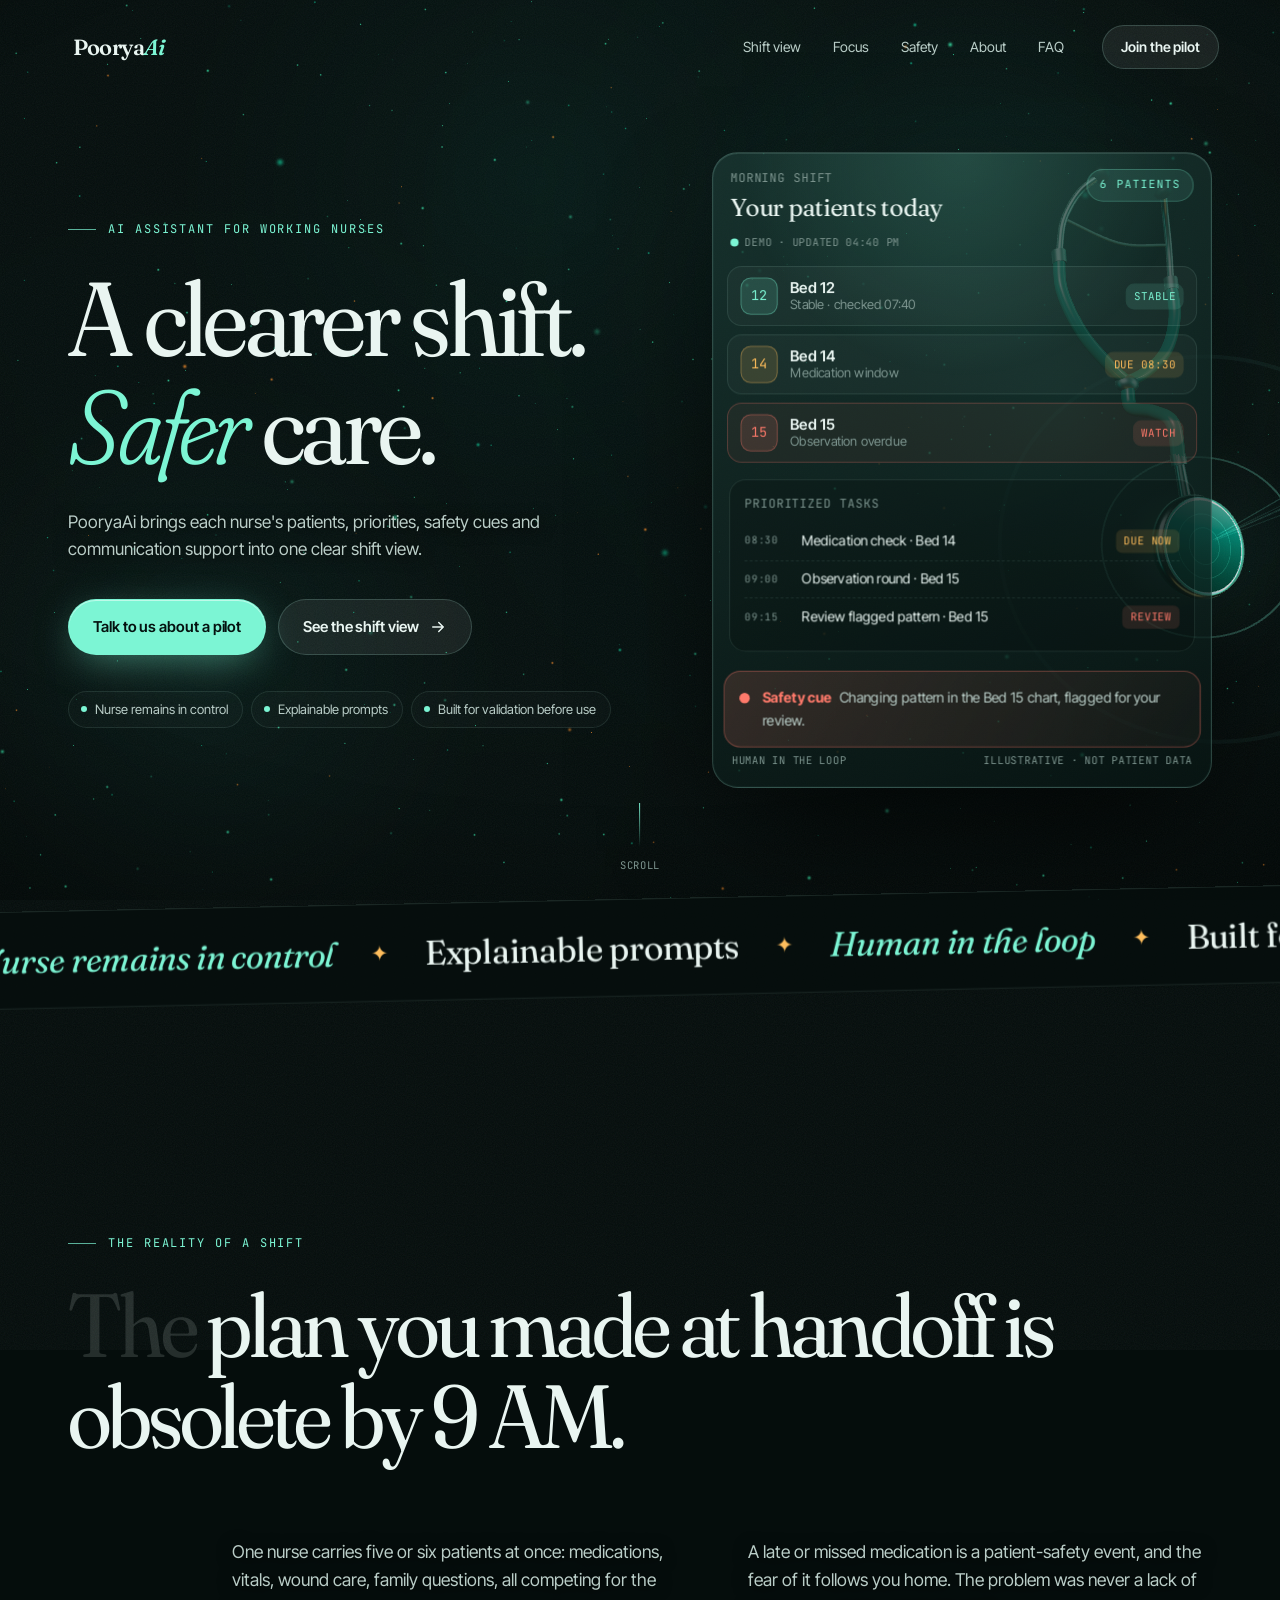
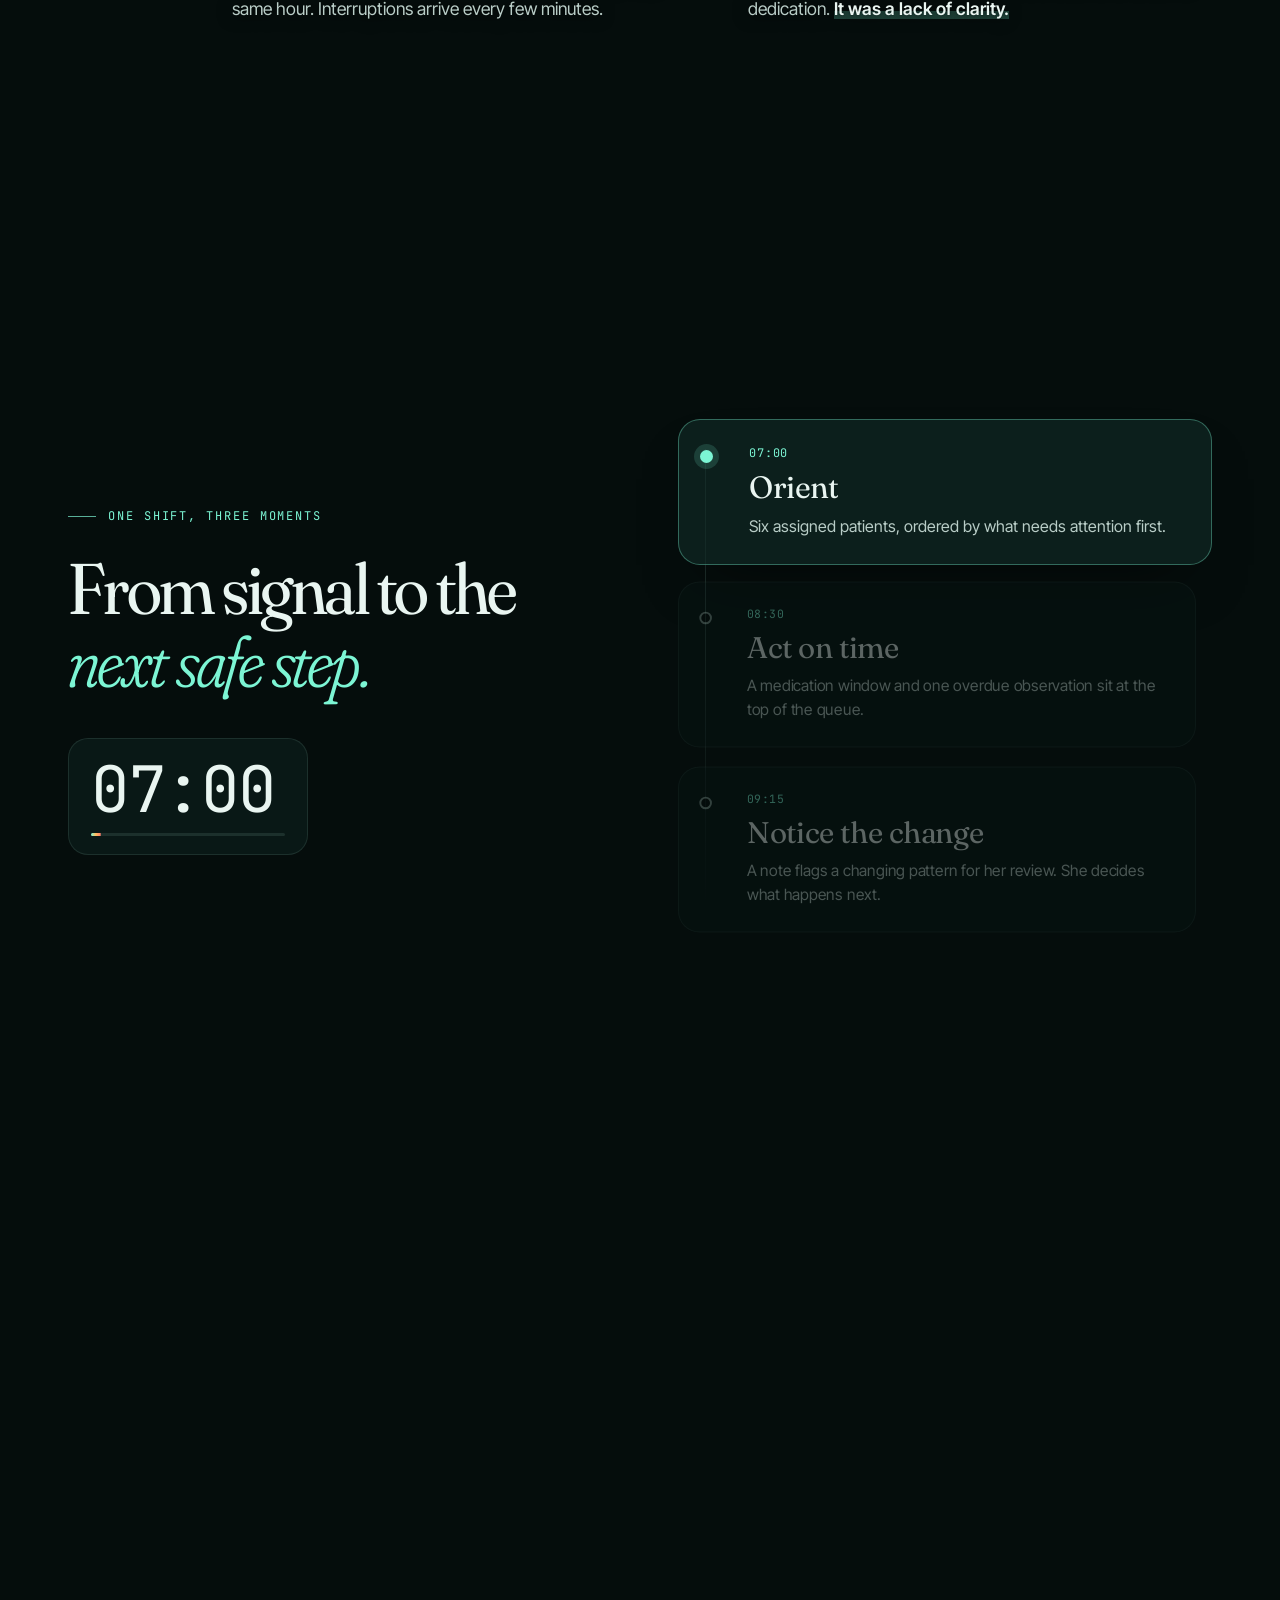
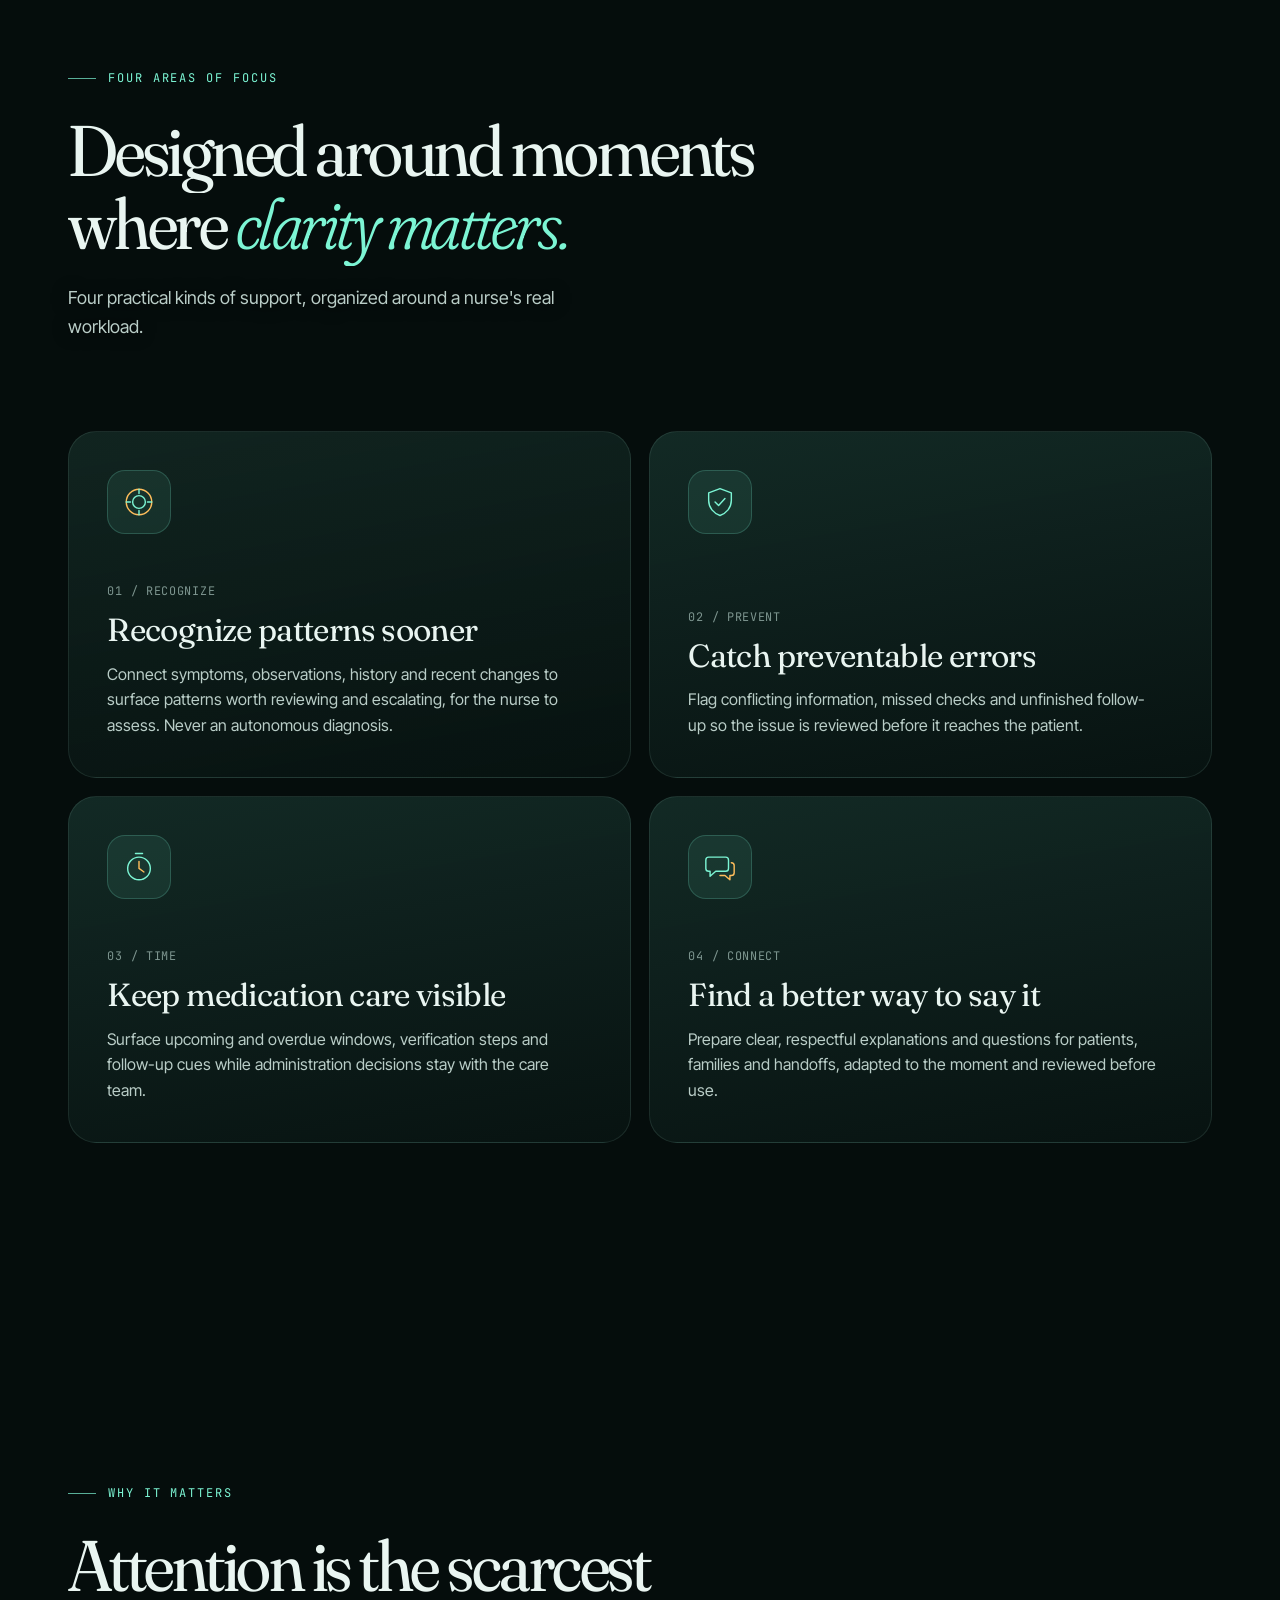
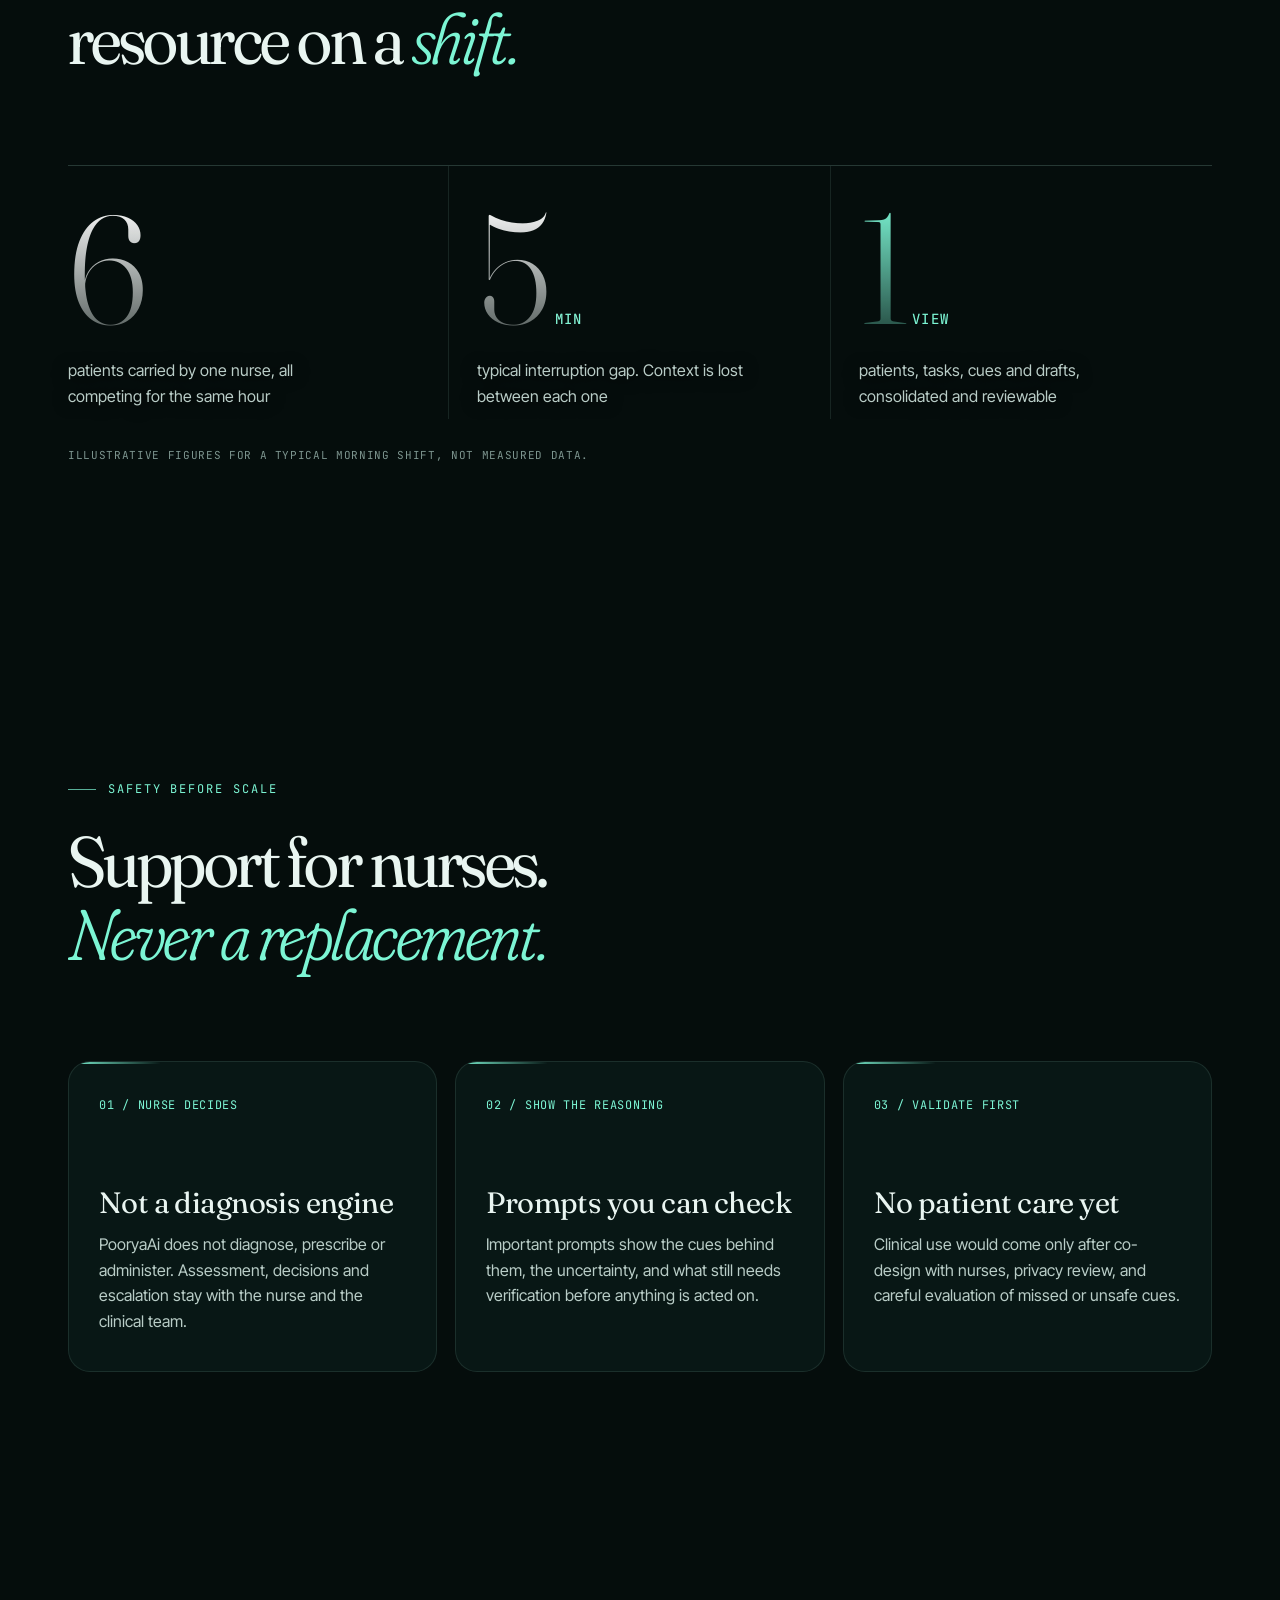
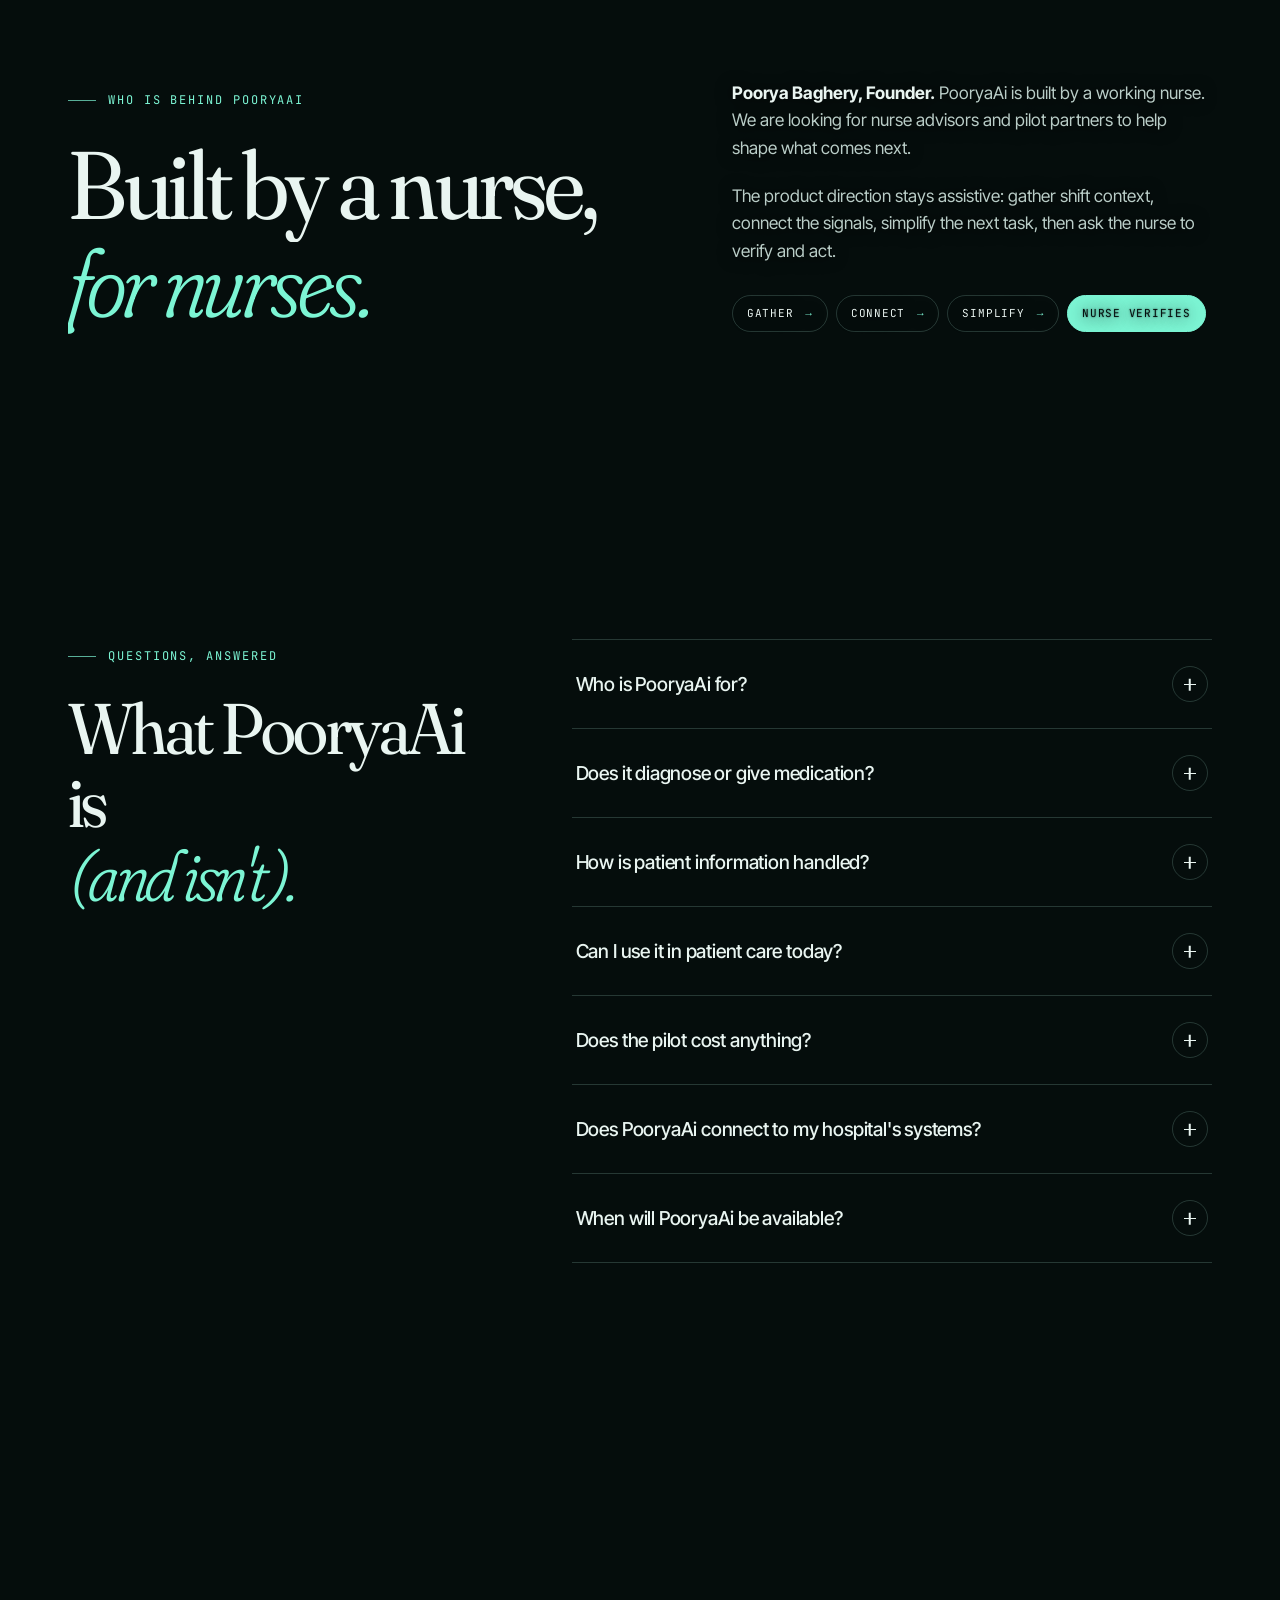
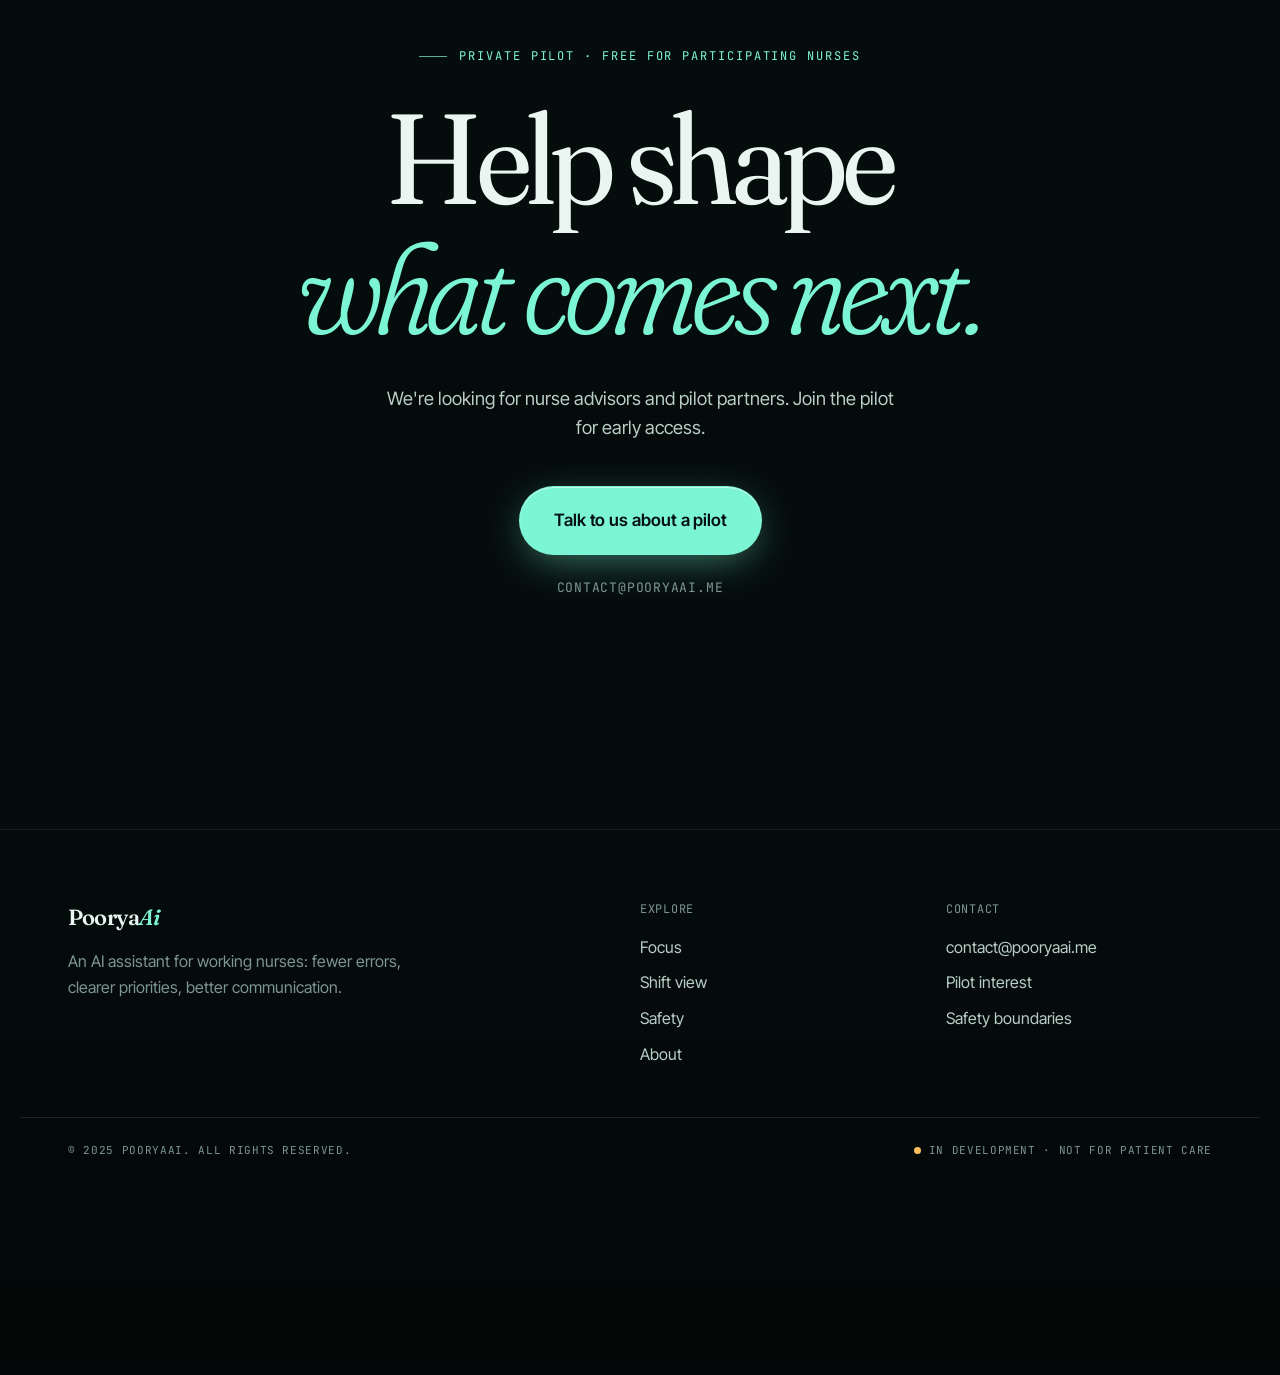
<file: index.html>
<!doctype html>
<html lang="en" dir="ltr">
<head>
  <meta charset="utf-8" />
  <meta name="viewport" content="width=device-width, initial-scale=1, viewport-fit=cover" />
  <title>PooryaAi: A clearer shift. Safer care.</title>
  <meta name="description" content="PooryaAi is an AI assistant for working nurses. It brings each nurse's patients, priorities, safety cues and communication support into one clear shift view." />
  <meta name="theme-color" content="#050d0c" />
  <meta property="og:title" content="PooryaAi: A clearer shift. Safer care." />
  <meta property="og:description" content="An AI assistant for working nurses: fewer errors, clearer priorities, better communication." />
  <meta property="og:type" content="website" />
  <link rel="canonical" href="https://pooryaai.me/" />
  <link rel="icon" href="data:image/svg+xml,%3Csvg xmlns='http://www.w3.org/2000/svg' viewBox='0 0 64 64'%3E%3Crect width='64' height='64' rx='16' fill='%23050d0c'/%3E%3Ccircle cx='32' cy='32' r='12' fill='%237cf5d4'/%3E%3C/svg%3E" />
  <script type="module" crossorigin src="./assets/index-Dl6ZrE9x.js"></script>
  <link rel="stylesheet" crossorigin href="./assets/index-Cxap9MzO.css">
</head>
<body>
  <a class="skip" href="#main">Skip to content</a>

  <!-- Preloader: a single heartbeat draws in, then the shift begins -->
  <div class="loader" id="loader" aria-hidden="true">
    <svg class="loader__ecg" viewBox="0 0 400 80" preserveAspectRatio="none">
      <path d="M0 40 H140 L155 40 L165 18 L178 66 L190 8 L202 52 L212 40 H260 L272 34 L284 40 H400" />
    </svg>
    <div class="loader__label"><span>PooryaAi</span><span class="loader__count" id="loaderCount">00</span></div>
  </div>

  <!-- Fixed WebGL scene that lives behind every section -->
  <canvas id="scene" aria-hidden="true"></canvas>
  <div class="grain" aria-hidden="true"></div>
  <div class="vignette" aria-hidden="true"></div>
  <div class="cursor" id="cursor" aria-hidden="true"></div>
  <div class="progress" id="progress" aria-hidden="true"></div>

  <header class="nav" id="nav">
    <a href="#top" class="wordmark" aria-label="PooryaAi home">Poorya<span>Ai</span></a>
    <nav class="nav__links" aria-label="Primary">
      <a href="#shift">Shift view</a>
      <a href="#focus">Focus</a>
      <a href="#safety">Safety</a>
      <a href="#about">About</a>
      <a href="#faq">FAQ</a>
    </nav>
    <a class="btn btn--small btn--ghost nav__cta" href="mailto:contact@pooryaai.me?subject=PooryaAi%20pilot%20interest" data-magnetic>Join the pilot</a>
    <button class="nav__burger" id="burger" aria-label="Open menu" aria-expanded="false" aria-controls="mobileMenu"><span></span><span></span></button>
  </header>

  <div class="mobile-menu" id="mobileMenu" hidden>
    <a href="#shift">Shift view</a>
    <a href="#focus">Focus</a>
    <a href="#safety">Safety</a>
    <a href="#about">About</a>
    <a href="#faq">FAQ</a>
    <a class="btn" href="mailto:contact@pooryaai.me?subject=PooryaAi%20pilot%20interest">Join the pilot</a>
  </div>

  <main id="main">
    <!-- ============ HERO ============ -->
    <section class="hero" id="top" data-scene="hero">
      <div class="wrap hero__grid">
        <div class="hero__copy">
          <p class="eyebrow" data-reveal>AI assistant for working nurses</p>
          <h1 class="hero__title" data-split>
            <span class="line">A clearer shift.</span>
            <span class="line"><em>Safer</em> care.</span>
          </h1>
          <p class="hero__lead" data-reveal>PooryaAi brings each nurse's patients, priorities, safety cues and communication support into one clear shift view.</p>
          <div class="hero__actions" data-reveal>
            <a class="btn" href="mailto:contact@pooryaai.me?subject=PooryaAi%20pilot%20interest" data-magnetic>
              <span>Talk to us about a pilot</span>
            </a>
            <a class="btn btn--ghost" href="#shift" data-magnetic>See the shift view<svg viewBox="0 0 24 24" aria-hidden="true"><path d="M5 12h14M13 6l6 6-6 6"/></svg></a>
          </div>
          <ul class="chips" data-reveal>
            <li>Nurse remains in control</li>
            <li>Explainable prompts</li>
            <li>Built for validation before use</li>
          </ul>
        </div>

        <!-- Shift card with layered 3D depth -->
        <div class="hero__card-wrap" data-reveal>
          <div class="shift-card" id="shiftCard">
            <div class="shift-card__shine"></div>
            <div class="shift-card__head layer" style="--z:14px">
              <div>
                <p class="mono muted">Morning shift</p>
                <p class="shift-card__title">Your patients today</p>
                <p class="mono muted shift-card__live"><span class="live-dot"></span>Demo · updated <span id="liveUpdated">--:--</span></p>
              </div>
              <span class="pill">6 patients</span>
            </div>
            <ul class="beds layer" style="--z:24px">
              <li class="bed bed--stable" data-bed="12"><span class="bed__no">12</span><span class="bed__txt"><b>Bed 12</b><small>Stable · checked 07:40</small></span><span class="tag">Stable</span></li>
              <li class="bed bed--due" data-bed="14"><span class="bed__no">14</span><span class="bed__txt"><b>Bed 14</b><small>Medication window</small></span><span class="tag">Due 08:30</span></li>
              <li class="bed bed--watch" data-bed="15"><span class="bed__no">15</span><span class="bed__txt"><b>Bed 15</b><small>Observation overdue</small></span><span class="tag">Watch</span></li>
            </ul>
            <div class="tasks layer" style="--z:18px">
              <p class="mono muted">Prioritized tasks</p>
              <ol>
                <li data-task="0"><span class="mono">08:30</span><span class="task__txt">Medication check · Bed 14</span><em class="due">Due now</em></li>
                <li data-task="1"><span class="mono">09:00</span><span class="task__txt">Observation round · Bed 15</span></li>
                <li data-task="2"><span class="mono">09:15</span><span class="task__txt">Review flagged pattern · Bed 15</span><em class="review">Review</em></li>
              </ol>
            </div>
            <div class="cue layer" id="cueBox" style="--z:34px">
              <span class="cue__dot"></span>
              <p><b>Safety cue</b> <span id="cueText">Changing pattern in the Bed 15 chart, flagged for your review.</span></p>
            </div>
            <p class="shift-card__foot mono layer" style="--z:10px"><span>Human in the loop</span><span>Illustrative · not patient data</span></p>
          </div>
        </div>
      </div>
      <a href="#problem" class="scroll-hint mono" aria-label="Scroll down"><span class="scroll-hint__bar"></span>Scroll</a>
    </section>

    <!-- ============ TICKER ============ -->
    <div class="ticker" aria-hidden="true">
      <div class="ticker__track">
        <span>Nurse remains in control</span><i>✦</i><span>Explainable prompts</span><i>✦</i><span>Human in the loop</span><i>✦</i><span>Built for validation before use</span><i>✦</i>
        <span>Nurse remains in control</span><i>✦</i><span>Explainable prompts</span><i>✦</i><span>Human in the loop</span><i>✦</i><span>Built for validation before use</span><i>✦</i>
      </div>
    </div>

    <!-- ============ PROBLEM ============ -->
    <section class="problem" id="problem" data-scene="chaos">
      <div class="wrap">
        <p class="kicker" data-reveal>The reality of a shift</p>
        <h2 class="problem__title" data-words>The plan you made at handoff is obsolete by 9&nbsp;AM.</h2>
        <div class="problem__body">
          <p data-reveal>One nurse carries five or six patients at once: medications, vitals, wound care, family questions, all competing for the same hour. Interruptions arrive every few minutes.</p>
          <p data-reveal>A late or missed medication is a patient-safety event, and the fear of it follows you home. The problem was never a lack of dedication. <strong>It was a lack of clarity.</strong></p>
        </div>
      </div>
    </section>

    <!-- ============ TIMELINE (pinned) ============ -->
    <section class="timeline" id="shift" data-scene="order">
      <div class="timeline__pin">
        <div class="wrap timeline__grid">
          <div class="timeline__head">
            <p class="kicker">One shift, three moments</p>
            <h2>From signal to the <em>next safe step.</em></h2>
            <div class="clock" aria-hidden="true">
              <span class="clock__time mono" id="clockTime">07:00</span>
              <div class="clock__bar"><span id="clockBar"></span></div>
            </div>
          </div>
          <ol class="moments" id="moments">
            <li class="moment is-active">
              <span class="moment__time mono">07:00</span>
              <h3>Orient</h3>
              <p>Six assigned patients, ordered by what needs attention first.</p>
            </li>
            <li class="moment">
              <span class="moment__time mono">08:30</span>
              <h3>Act on time</h3>
              <p>A medication window and one overdue observation sit at the top of the queue.</p>
            </li>
            <li class="moment">
              <span class="moment__time mono">09:15</span>
              <h3>Notice the change</h3>
              <p>A note flags a changing pattern for her review. She decides what happens next.</p>
            </li>
          </ol>
        </div>
      </div>
    </section>

    <!-- ============ FOCUS ============ -->
    <section class="focus" id="focus" data-scene="side">
      <div class="wrap">
        <div class="section-head">
          <p class="kicker" data-reveal>Four areas of focus</p>
          <h2 data-split><span class="line">Designed around moments</span><span class="line">where <em>clarity matters.</em></span></h2>
          <p class="section-head__lead" data-reveal>Four practical kinds of support, organized around a nurse's real workload.</p>
        </div>
        <div class="cards">
          <article class="card" data-tilt data-reveal>
            <div class="card__icon"><svg viewBox="0 0 48 48" aria-hidden="true"><circle cx="24" cy="24" r="9"/><circle cx="24" cy="24" r="18" class="o"/><path d="M6 24h6M36 24h6M24 6v6M24 36v6"/></svg></div>
            <p class="card__no mono">01 / Recognize</p>
            <h3>Recognize patterns sooner</h3>
            <p>Connect symptoms, observations, history and recent changes to surface patterns worth reviewing and escalating, for the nurse to assess. Never an autonomous diagnosis.</p>
          </article>
          <article class="card" data-tilt data-reveal>
            <div class="card__icon"><svg viewBox="0 0 48 48" aria-hidden="true"><path d="M24 5l16 6v11c0 10-7 18-16 21C15 40 8 32 8 22V11z"/><path d="M17 24l5 5 9-10" class="o"/></svg></div>
            <p class="card__no mono">02 / Prevent</p>
            <h3>Catch preventable errors</h3>
            <p>Flag conflicting information, missed checks and unfinished follow-up so the issue is reviewed before it reaches the patient.</p>
          </article>
          <article class="card" data-tilt data-reveal>
            <div class="card__icon"><svg viewBox="0 0 48 48" aria-hidden="true"><circle cx="24" cy="26" r="16"/><path d="M24 16v10l7 5" class="o"/><path d="M19 5h10"/></svg></div>
            <p class="card__no mono">03 / Time</p>
            <h3>Keep medication care visible</h3>
            <p>Surface upcoming and overdue windows, verification steps and follow-up cues while administration decisions stay with the care team.</p>
          </article>
          <article class="card" data-tilt data-reveal>
            <div class="card__icon"><svg viewBox="0 0 48 48" aria-hidden="true"><path d="M8 10h24a4 4 0 014 4v12a4 4 0 01-4 4H18l-8 7v-7H8a4 4 0 01-4-4V14a4 4 0 014-4z"/><path d="M40 18h0a4 4 0 014 4v10a4 4 0 01-4 4h-2v6l-7-6h-7" class="o"/></svg></div>
            <p class="card__no mono">04 / Connect</p>
            <h3>Find a better way to say it</h3>
            <p>Prepare clear, respectful explanations and questions for patients, families and handoffs, adapted to the moment and reviewed before use.</p>
          </article>
        </div>
      </div>
    </section>

    <!-- ============ STATS ============ -->
    <section class="stats" data-scene="calm">
      <div class="wrap">
        <p class="kicker" data-reveal>Why it matters</p>
        <h2 data-split><span class="line">Attention is the scarcest</span><span class="line">resource on a <em>shift.</em></span></h2>
        <div class="stats__row">
          <div class="stat" data-reveal>
            <p class="stat__n"><span data-count="6">0</span></p>
            <p class="stat__t">patients carried by one nurse, all competing for the same hour</p>
          </div>
          <div class="stat" data-reveal>
            <p class="stat__n"><span data-count="5">0</span><small>min</small></p>
            <p class="stat__t">typical interruption gap. Context is lost between each one</p>
          </div>
          <div class="stat stat--accent" data-reveal>
            <p class="stat__n"><span data-count="1">0</span><small>view</small></p>
            <p class="stat__t">patients, tasks, cues and drafts, consolidated and reviewable</p>
          </div>
        </div>
        <p class="mono muted stats__note">Illustrative figures for a typical morning shift, not measured data.</p>
      </div>
    </section>

    <!-- ============ SAFETY ============ -->
    <section class="safety" id="safety" data-scene="side-left">
      <div class="wrap">
        <div class="section-head">
          <p class="kicker" data-reveal>Safety before scale</p>
          <h2 data-split><span class="line">Support for nurses.</span><span class="line"><em>Never a replacement.</em></span></h2>
        </div>
        <ol class="principles">
          <li class="principle" data-reveal>
            <span class="principle__no mono">01 / Nurse decides</span>
            <h3>Not a diagnosis engine</h3>
            <p>PooryaAi does not diagnose, prescribe or administer. Assessment, decisions and escalation stay with the nurse and the clinical team.</p>
          </li>
          <li class="principle" data-reveal>
            <span class="principle__no mono">02 / Show the reasoning</span>
            <h3>Prompts you can check</h3>
            <p>Important prompts show the cues behind them, the uncertainty, and what still needs verification before anything is acted on.</p>
          </li>
          <li class="principle" data-reveal>
            <span class="principle__no mono">03 / Validate first</span>
            <h3>No patient care yet</h3>
            <p>Clinical use would come only after co-design with nurses, privacy review, and careful evaluation of missed or unsafe cues.</p>
          </li>
        </ol>
      </div>
    </section>

    <!-- ============ ABOUT ============ -->
    <section class="about" id="about" data-scene="calm">
      <div class="wrap about__grid">
        <div>
          <p class="kicker" data-reveal>Who is behind PooryaAi</p>
          <h2 class="about__quote" data-split><span class="line">Built by a nurse,</span><span class="line"><em>for nurses.</em></span></h2>
        </div>
        <div class="about__body">
          <p data-reveal><strong>Poorya Baghery, Founder.</strong> PooryaAi is built by a working nurse. We are looking for nurse advisors and pilot partners to help shape what comes next.</p>
          <p data-reveal>The product direction stays assistive: gather shift context, connect the signals, simplify the next task, then ask the nurse to verify and act.</p>
          <ol class="flow mono" data-reveal>
            <li>Gather</li><li>Connect</li><li>Simplify</li><li>Nurse verifies</li>
          </ol>
        </div>
      </div>
    </section>

    <!-- ============ FAQ ============ -->
    <section class="faq" id="faq" data-scene="faq">
      <div class="wrap faq__grid">
        <div class="section-head">
          <p class="kicker" data-reveal>Questions, answered</p>
          <h2 data-split><span class="line">What PooryaAi is</span><span class="line"><em>(and isn't).</em></span></h2>
        </div>
        <div class="faq__list">
          <details data-reveal><summary>Who is PooryaAi for?<i></i></summary><div class="faq__a"><p>Working nurses and their clinical teams. Not students or exam preparation.</p></div></details>
          <details data-reveal><summary>Does it diagnose or give medication?<i></i></summary><div class="faq__a"><p>No. It flags patterns and timing cues for a nurse to review. See <a href="#safety">Safety and clear boundaries</a> above.</p></div></details>
          <details data-reveal><summary>How is patient information handled?<i></i></summary><div class="faq__a"><p>Do not send us patient information. The pilot is a workflow study without identifiable patient information.</p></div></details>
          <details data-reveal><summary>Can I use it in patient care today?<i></i></summary><div class="faq__a"><p>Not yet. The pilot is a workflow study without identifiable patient information, not clinical use.</p></div></details>
          <details data-reveal><summary>Does the pilot cost anything?<i></i></summary><div class="faq__a"><p>No. The pilot is free for participating nurses.</p></div></details>
          <details data-reveal><summary>Does PooryaAi connect to my hospital's systems?<i></i></summary><div class="faq__a"><p>No. PooryaAi is a personal agent for the nurse. It doesn't integrate with hospital systems, so there's nothing for IT to install.</p></div></details>
          <details data-reveal><summary>When will PooryaAi be available?<i></i></summary><div class="faq__a"><p>We're in private pilot now, building it with working nurses. Join the pilot for early access.</p></div></details>
        </div>
      </div>
    </section>

    <!-- ============ CTA ============ -->
    <section class="cta" id="contact" data-scene="finale">
      <div class="wrap cta__inner">
        <p class="kicker" data-reveal>Private pilot · Free for participating nurses</p>
        <h2 class="cta__title" data-split><span class="line">Help shape</span><span class="line"><em>what comes next.</em></span></h2>
        <p class="cta__lead" data-reveal>We're looking for nurse advisors and pilot partners. Join the pilot for early access.</p>
        <div class="cta__actions" data-reveal>
          <a class="btn btn--xl" href="mailto:contact@pooryaai.me?subject=PooryaAi%20pilot%20interest" data-magnetic>
            <span>Talk to us about a pilot</span>
          </a>
          <a class="cta__mail mono" href="mailto:contact@pooryaai.me">contact@pooryaai.me</a>
        </div>
      </div>
    </section>
  </main>

  <footer class="footer">
    <div class="wrap footer__grid">
      <div>
        <a href="#top" class="wordmark">Poorya<span>Ai</span></a>
        <p class="muted">An AI assistant for working nurses: fewer errors, clearer priorities, better communication.</p>
      </div>
      <nav aria-label="Footer">
        <p class="mono muted">Explore</p>
        <a href="#focus">Focus</a><a href="#shift">Shift view</a><a href="#safety">Safety</a><a href="#about">About</a>
      </nav>
      <nav aria-label="Contact">
        <p class="mono muted">Contact</p>
        <a href="mailto:contact@pooryaai.me">contact@pooryaai.me</a>
        <a href="mailto:contact@pooryaai.me?subject=PooryaAi%20pilot%20interest">Pilot interest</a>
        <a href="#safety">Safety boundaries</a>
      </nav>
    </div>
    <div class="wrap footer__bottom mono">
      <span>© 2025 PooryaAi. All rights reserved.</span>
      <span class="status"><i></i>In development · Not for patient care</span>
    </div>
    <p class="footer__giant" aria-hidden="true">PooryaAi</p>
  </footer>

  <script>
    /* Loader fallback: if the bundle never runs, show the page anyway. */
    setTimeout(function () {
      var loader = document.getElementById('loader');
      if (!loader) return;
      loader.remove();
      document.body.classList.remove('is-loading');
      document.querySelectorAll('[data-reveal]').forEach(function (el) { el.style.opacity = '1'; el.style.transform = 'none'; });
      document.querySelectorAll('.line__in').forEach(function (el) { el.style.transform = 'none'; });
      document.querySelectorAll('.problem__title .w').forEach(function (el) { el.style.opacity = '1'; });
      document.querySelectorAll('[data-count]').forEach(function (el) { el.textContent = el.dataset.count; });
    }, 6000);
  </script>
</body>
</html>
</file>
<file: assets/index-Cxap9MzO.css>
@font-face{font-family:Fraunces Variable;font-style:normal;font-display:swap;font-weight:100 900;src:url(./fraunces-vietnamese-full-normal-7BpKI3vF.woff2)format("woff2-variations");unicode-range:U+102-103,U+110-111,U+128-129,U+168-169,U+1A0-1A1,U+1AF-1B0,U+300-301,U+303-304,U+308-309,U+323,U+329,U+1EA0-1EF9,U+20AB}@font-face{font-family:Fraunces Variable;font-style:normal;font-display:swap;font-weight:100 900;src:url(./fraunces-latin-ext-full-normal-YHFkNujK.woff2)format("woff2-variations");unicode-range:U+100-2BA,U+2BD-2C5,U+2C7-2CC,U+2CE-2D7,U+2DD-2FF,U+304,U+308,U+329,U+1D00-1DBF,U+1E00-1E9F,U+1EF2-1EFF,U+2020,U+20A0-20AB,U+20AD-20C0,U+2113,U+2C60-2C7F,U+A720-A7FF}@font-face{font-family:Fraunces Variable;font-style:normal;font-display:swap;font-weight:100 900;src:url(./fraunces-latin-full-normal-CFFu7zhK.woff2)format("woff2-variations");unicode-range:U+??,U+131,U+152-153,U+2BB-2BC,U+2C6,U+2DA,U+2DC,U+304,U+308,U+329,U+2000-206F,U+20AC,U+2122,U+2191,U+2193,U+2212,U+2215,U+FEFF,U+FFFD}@font-face{font-family:Fraunces Variable;font-style:italic;font-display:swap;font-weight:100 900;src:url(./fraunces-vietnamese-full-italic-BHALq22K.woff2)format("woff2-variations");unicode-range:U+102-103,U+110-111,U+128-129,U+168-169,U+1A0-1A1,U+1AF-1B0,U+300-301,U+303-304,U+308-309,U+323,U+329,U+1EA0-1EF9,U+20AB}@font-face{font-family:Fraunces Variable;font-style:italic;font-display:swap;font-weight:100 900;src:url(./fraunces-latin-ext-full-italic-B8-t4Nou.woff2)format("woff2-variations");unicode-range:U+100-2BA,U+2BD-2C5,U+2C7-2CC,U+2CE-2D7,U+2DD-2FF,U+304,U+308,U+329,U+1D00-1DBF,U+1E00-1E9F,U+1EF2-1EFF,U+2020,U+20A0-20AB,U+20AD-20C0,U+2113,U+2C60-2C7F,U+A720-A7FF}@font-face{font-family:Fraunces Variable;font-style:italic;font-display:swap;font-weight:100 900;src:url(./fraunces-latin-full-italic-D2JnYqd-.woff2)format("woff2-variations");unicode-range:U+??,U+131,U+152-153,U+2BB-2BC,U+2C6,U+2DA,U+2DC,U+304,U+308,U+329,U+2000-206F,U+20AC,U+2122,U+2191,U+2193,U+2212,U+2215,U+FEFF,U+FFFD}@font-face{font-family:Inter Tight Variable;font-style:normal;font-display:swap;font-weight:100 900;src:url(./inter-tight-cyrillic-ext-wght-normal-okcGN4Nq.woff2)format("woff2-variations");unicode-range:U+460-52F,U+1C80-1C8A,U+20B4,U+2DE0-2DFF,U+A640-A69F,U+FE2E-FE2F}@font-face{font-family:Inter Tight Variable;font-style:normal;font-display:swap;font-weight:100 900;src:url(./inter-tight-cyrillic-wght-normal-BS41q_Tv.woff2)format("woff2-variations");unicode-range:U+301,U+400-45F,U+490-491,U+4B0-4B1,U+2116}@font-face{font-family:Inter Tight Variable;font-style:normal;font-display:swap;font-weight:100 900;src:url(./inter-tight-greek-ext-wght-normal-DQgQPNk4.woff2)format("woff2-variations");unicode-range:U+1F??}@font-face{font-family:Inter Tight Variable;font-style:normal;font-display:swap;font-weight:100 900;src:url(./inter-tight-greek-wght-normal-sS1B39LI.woff2)format("woff2-variations");unicode-range:U+370-377,U+37A-37F,U+384-38A,U+38C,U+38E-3A1,U+3A3-3FF}@font-face{font-family:Inter Tight Variable;font-style:normal;font-display:swap;font-weight:100 900;src:url(./inter-tight-vietnamese-wght-normal-TKKdAiBA.woff2)format("woff2-variations");unicode-range:U+102-103,U+110-111,U+128-129,U+168-169,U+1A0-1A1,U+1AF-1B0,U+300-301,U+303-304,U+308-309,U+323,U+329,U+1EA0-1EF9,U+20AB}@font-face{font-family:Inter Tight Variable;font-style:normal;font-display:swap;font-weight:100 900;src:url(./inter-tight-latin-ext-wght-normal-B4u9PlvR.woff2)format("woff2-variations");unicode-range:U+100-2BA,U+2BD-2C5,U+2C7-2CC,U+2CE-2D7,U+2DD-2FF,U+304,U+308,U+329,U+1D00-1DBF,U+1E00-1E9F,U+1EF2-1EFF,U+2020,U+20A0-20AB,U+20AD-20C0,U+2113,U+2C60-2C7F,U+A720-A7FF}@font-face{font-family:Inter Tight Variable;font-style:normal;font-display:swap;font-weight:100 900;src:url(./inter-tight-latin-wght-normal-DX-nOvPD.woff2)format("woff2-variations");unicode-range:U+??,U+131,U+152-153,U+2BB-2BC,U+2C6,U+2DA,U+2DC,U+304,U+308,U+329,U+2000-206F,U+20AC,U+2122,U+2191,U+2193,U+2212,U+2215,U+FEFF,U+FFFD}@font-face{font-family:JetBrains Mono;font-style:normal;font-display:swap;font-weight:400;src:url([data-uri])format("woff2"),url([data-uri])format("woff");unicode-range:U+460-52F,U+1C80-1C8A,U+20B4,U+2DE0-2DFF,U+A640-A69F,U+FE2E-FE2F}@font-face{font-family:JetBrains Mono;font-style:normal;font-display:swap;font-weight:400;src:url(./jetbrains-mono-cyrillic-400-normal-BEIGL1Tu.woff2)format("woff2"),url(./jetbrains-mono-cyrillic-400-normal-ugxPyKxw.woff)format("woff");unicode-range:U+301,U+400-45F,U+490-491,U+4B0-4B1,U+2116}@font-face{font-family:JetBrains Mono;font-style:normal;font-display:swap;font-weight:400;src:url(./jetbrains-mono-greek-400-normal-C190GLew.woff2)format("woff2"),url(./jetbrains-mono-greek-400-normal-B9oWc5Lo.woff)format("woff");unicode-range:U+370-377,U+37A-37F,U+384-38A,U+38C,U+38E-3A1,U+3A3-3FF}@font-face{font-family:JetBrains Mono;font-style:normal;font-display:swap;font-weight:400;src:url([data-uri])format("woff2"),url(./jetbrains-mono-vietnamese-400-normal-CqNFfHCs.woff)format("woff");unicode-range:U+102-103,U+110-111,U+128-129,U+168-169,U+1A0-1A1,U+1AF-1B0,U+300-301,U+303-304,U+308-309,U+323,U+329,U+1EA0-1EF9,U+20AB}@font-face{font-family:JetBrains Mono;font-style:normal;font-display:swap;font-weight:400;src:url(./jetbrains-mono-latin-ext-400-normal-Bc8Ftmh3.woff2)format("woff2"),url(./jetbrains-mono-latin-ext-400-normal-fXTG6kC5.woff)format("woff");unicode-range:U+100-2BA,U+2BD-2C5,U+2C7-2CC,U+2CE-2D7,U+2DD-2FF,U+304,U+308,U+329,U+1D00-1DBF,U+1E00-1E9F,U+1EF2-1EFF,U+2020,U+20A0-20AB,U+20AD-20C0,U+2113,U+2C60-2C7F,U+A720-A7FF}@font-face{font-family:JetBrains Mono;font-style:normal;font-display:swap;font-weight:400;src:url(./jetbrains-mono-latin-400-normal-V6pRDFza.woff2)format("woff2"),url(./jetbrains-mono-latin-400-normal-6-qcROiO.woff)format("woff");unicode-range:U+??,U+131,U+152-153,U+2BB-2BC,U+2C6,U+2DA,U+2DC,U+304,U+308,U+329,U+2000-206F,U+20AC,U+2122,U+2191,U+2193,U+2212,U+2215,U+FEFF,U+FFFD}@font-face{font-family:JetBrains Mono;font-style:normal;font-display:swap;font-weight:500;src:url([data-uri])format("woff2"),url([data-uri])format("woff");unicode-range:U+460-52F,U+1C80-1C8A,U+20B4,U+2DE0-2DFF,U+A640-A69F,U+FE2E-FE2F}@font-face{font-family:JetBrains Mono;font-style:normal;font-display:swap;font-weight:500;src:url(./jetbrains-mono-cyrillic-500-normal-DmUKJPL_.woff2)format("woff2"),url(./jetbrains-mono-cyrillic-500-normal-DJqRU3vO.woff)format("woff");unicode-range:U+301,U+400-45F,U+490-491,U+4B0-4B1,U+2116}@font-face{font-family:JetBrains Mono;font-style:normal;font-display:swap;font-weight:500;src:url(./jetbrains-mono-greek-500-normal-JpySY46c.woff2)format("woff2"),url(./jetbrains-mono-greek-500-normal-D7SFKleX.woff)format("woff");unicode-range:U+370-377,U+37A-37F,U+384-38A,U+38C,U+38E-3A1,U+3A3-3FF}@font-face{font-family:JetBrains Mono;font-style:normal;font-display:swap;font-weight:500;src:url([data-uri])format("woff2"),url(./jetbrains-mono-vietnamese-500-normal-DNRqzVM1.woff)format("woff");unicode-range:U+102-103,U+110-111,U+128-129,U+168-169,U+1A0-1A1,U+1AF-1B0,U+300-301,U+303-304,U+308-309,U+323,U+329,U+1EA0-1EF9,U+20AB}@font-face{font-family:JetBrains Mono;font-style:normal;font-display:swap;font-weight:500;src:url(./jetbrains-mono-latin-ext-500-normal-Cut-4mMH.woff2)format("woff2"),url(./jetbrains-mono-latin-ext-500-normal-ckzbgY84.woff)format("woff");unicode-range:U+100-2BA,U+2BD-2C5,U+2C7-2CC,U+2CE-2D7,U+2DD-2FF,U+304,U+308,U+329,U+1D00-1DBF,U+1E00-1E9F,U+1EF2-1EFF,U+2020,U+20A0-20AB,U+20AD-20C0,U+2113,U+2C60-2C7F,U+A720-A7FF}@font-face{font-family:JetBrains Mono;font-style:normal;font-display:swap;font-weight:500;src:url(./jetbrains-mono-latin-500-normal-BWZEU5yA.woff2)format("woff2"),url(./jetbrains-mono-latin-500-normal-CJOVTJB7.woff)format("woff");unicode-range:U+??,U+131,U+152-153,U+2BB-2BC,U+2C6,U+2DA,U+2DC,U+304,U+308,U+329,U+2000-206F,U+20AC,U+2122,U+2191,U+2193,U+2212,U+2215,U+FEFF,U+FFFD}:root{--bg:#050d0c;--bg-2:#081614;--ink:#e9f5f1;--ink-2:#b9cdc7;--muted:#7d958f;--line:#beffeb1a;--line-2:#beffeb2e;--glass:#0e201d8c;--glass-2:#142c28b3;--mint:#7cf5d4;--aqua:#2fd8bd;--teal:#0e8f7d;--amber:#ffbe5c;--coral:#ff7a6b;--f-display:"Fraunces Variable", "Iowan Old Style", Georgia, serif;--f-body:"Inter Tight Variable", "Inter", system-ui, -apple-system, "Segoe UI", sans-serif;--f-mono:"JetBrains Mono", ui-monospace, SFMono-Regular, Menlo, monospace;--wrap:1240px;--pad:clamp(20px, 4vw, 48px);--radius:22px;--ease:cubic-bezier(.22, 1, .36, 1)}*,:before,:after{box-sizing:border-box}html{-webkit-text-size-adjust:100%;scroll-behavior:auto}html.lenis,html.lenis body{height:auto}.lenis.lenis-smooth{scroll-behavior:auto!important}body{background:var(--bg);color:var(--ink);font-family:var(--f-body);-webkit-font-smoothing:antialiased;text-rendering:optimizelegibility;margin:0;font-size:clamp(16px,1.05vw,17.5px);line-height:1.6;overflow-x:hidden}body.is-loading{overflow:hidden}img,svg{max-width:100%;display:block}a{color:inherit;text-decoration:none}a,button,summary,[role=button]{cursor:pointer}h1,h2,h3,p,ol,ul{margin:0}ol,ul{padding:0;list-style:none}::selection{background:var(--mint);color:var(--bg)}.wrap{width:100%;max-width:var(--wrap);padding:0 var(--pad);margin:0 auto}.mono{font-family:var(--f-mono);letter-spacing:.06em;text-transform:uppercase;font-size:.74em}.muted{color:var(--muted)}em{font-style:italic}.skip{z-index:100;background:var(--mint);color:var(--bg);border-radius:10px;padding:10px 16px;font-weight:600;transition:top .2s;position:fixed;top:-60px;left:16px}.skip:focus{top:16px}:focus-visible{outline:2px solid var(--mint);outline-offset:3px;border-radius:6px}#scene{width:100vw;height:100vh;z-index:0;height:100lvh;display:block;position:fixed;top:0;bottom:0;left:0;right:0}.no-webgl #scene{display:none}.no-webgl body,body.no-webgl{background:radial-gradient(60% 50% at 75% 30%, #2fd8bd38, transparent 70%), var(--bg);background-attachment:fixed}.grain{z-index:1;pointer-events:none;opacity:.06;background-image:url("data:image/svg+xml,%3Csvg xmlns='http://www.w3.org/2000/svg' width='160' height='160'%3E%3Cfilter id='n'%3E%3CfeTurbulence type='fractalNoise' baseFrequency='.9' numOctaves='3' stitchTiles='stitch'/%3E%3C/filter%3E%3Crect width='100%25' height='100%25' filter='url(%23n)'/%3E%3C/svg%3E");animation:1.2s steps(6,end) infinite grain;position:fixed;top:-50%;bottom:-50%;left:-50%;right:-50%}@keyframes grain{0%{transform:translate(0)}25%{transform:translate(-3%,2%)}50%{transform:translate(2%,-3%)}75%{transform:translate(-2%,-1%)}to{transform:translate(1%,3%)}}.vignette{z-index:1;pointer-events:none;background:radial-gradient(120% 90% at 50% 40%,#0000 55%,#0000008c 100%);position:fixed;top:0;bottom:0;left:0;right:0}main,.footer{z-index:2;position:relative}.progress{z-index:60;transform-origin:0;background:linear-gradient(90deg, var(--aqua), var(--mint), var(--amber));width:100%;height:2px;position:fixed;top:0;left:0;transform:scaleX(0)}.cursor{z-index:70;pointer-events:none;width:34px;height:34px;transition:width .35s var(--ease), height .35s var(--ease), margin .35s var(--ease), background .35s, border-color .35s, opacity .3s;opacity:0;border:1px solid #7cf5d48c;border-radius:50%;margin:-17px 0 0 -17px;position:fixed;top:0;left:0}.cursor.is-visible{opacity:1}.cursor.is-hover{background:#7cf5d41a;border-color:#7cf5d4e6;width:64px;height:64px;margin:-32px 0 0 -32px}@media (hover:none),(pointer:coarse){.cursor{display:none}}.loader{z-index:90;background:var(--bg);align-content:center;place-items:center;gap:28px;display:grid;position:fixed;top:0;bottom:0;left:0;right:0}.loader__ecg{width:min(420px,70vw);height:80px;overflow:visible}.loader__ecg path{fill:none;stroke:var(--mint);stroke-width:2px;stroke-linecap:round;stroke-linejoin:round;stroke-dasharray:700;stroke-dashoffset:700px;filter:drop-shadow(0 0 8px #7cf5d4cc)}.loader__label{width:min(420px,70vw);font-family:var(--f-mono);letter-spacing:.14em;text-transform:uppercase;color:var(--muted);justify-content:space-between;font-size:12px;display:flex}.loader__count{color:var(--mint)}.btn{--bg-btn:var(--mint);letter-spacing:-.005em;background:var(--bg-btn);color:#04110f;isolation:isolate;transition:box-shadow .4s var(--ease), background .3s;will-change:transform;border:1px solid #0000;border-radius:999px;justify-content:center;align-items:center;gap:10px;padding:15px 24px;font-size:15px;font-weight:600;display:inline-flex;position:relative;overflow:hidden;box-shadow:0 10px 40px -10px #7cf5d48c,inset 0 1px #ffffff80}.btn:after{content:"";z-index:-1;transition:transform .9s var(--ease);background:linear-gradient(110deg,#0000 30%,#ffffffa6 50%,#0000 70%);position:absolute;top:0;bottom:0;left:0;right:0;transform:translate(-120%)}.btn:hover:after{transform:translate(120%)}.btn:hover{box-shadow:0 16px 60px -12px #7cf5d4cc,inset 0 1px #ffffff80}.btn:active{transform:translateY(1px);box-shadow:0 6px 24px -8px #7cf5d480}.btn svg{fill:none;stroke:currentColor;stroke-width:2px;stroke-linecap:round;stroke-linejoin:round;width:18px;height:18px;transition:transform .4s var(--ease)}.btn:hover svg{transform:translate(4px)}.btn--ghost{color:var(--ink);border-color:var(--line-2);box-shadow:none;background:#ffffff12}.btn--ghost:after{background:linear-gradient(110deg,#0000 30%,#7cf5d42e 50%,#0000 70%)}.btn--ghost:hover{border-color:#7cf5d480;box-shadow:0 0 0 4px #7cf5d40f}.btn--small{padding:10px 18px;font-size:14px}.btn--xl{padding:20px 34px;font-size:17px}.nav{z-index:50;width:min(100% - 24px,1180px);transition:background .4s, border-color .4s, transform .5s var(--ease), backdrop-filter .4s;border:1px solid #0000;border-radius:999px;align-items:center;gap:24px;margin:0 auto;padding:10px 10px 10px 22px;display:flex;position:fixed;top:14px;left:0;right:0}.nav.is-scrolled{border-color:var(--line);-webkit-backdrop-filter:blur(18px)saturate(140%);background:#0612109e}.nav.is-hidden{transform:translateY(-140%)}.wordmark{font-family:var(--f-display);letter-spacing:-.02em;font-size:22px;font-weight:600}.wordmark span{color:var(--mint);font-style:italic}.nav__links{gap:4px;margin-left:auto;display:flex}.nav__links a{color:var(--ink-2);border-radius:999px;padding:8px 14px;font-size:14px;transition:color .25s,background .25s;position:relative}.nav__links a:hover,.nav__links a.is-active{color:var(--ink);background:#ffffff0d}.nav__links a.is-active:before{content:"";background:var(--mint);border-radius:50%;width:4px;height:4px;margin-left:-2px;position:absolute;bottom:3px;left:50%}.nav__burger{border:1px solid var(--line-2);cursor:pointer;background:#ffffff0a;border-radius:50%;width:44px;height:44px;margin-left:auto;display:none;position:relative}.nav__burger span{background:var(--ink);height:1.5px;transition:transform .4s var(--ease), top .4s var(--ease);position:absolute;left:13px;right:13px}.nav__burger span:first-child{top:17px}.nav__burger span:last-child{top:25px}.nav__burger[aria-expanded=true] span:first-child{top:21px;transform:rotate(45deg)}.nav__burger[aria-expanded=true] span:last-child{top:21px;transform:rotate(-45deg)}.mobile-menu{z-index:45;padding:110px var(--pad) 40px;background:#050d0cf7;flex-direction:column;gap:6px;display:flex;position:fixed;top:0;bottom:0;left:0;right:0}.mobile-menu[hidden]{display:none}.mobile-menu a:not(.btn){font-family:var(--f-display);letter-spacing:-.02em;border-bottom:1px solid var(--line);padding:8px 0;font-size:clamp(34px,9vw,48px);line-height:1.25}.mobile-menu .btn{margin-top:28px}h1,h2{font-family:var(--f-display);letter-spacing:-.035em;font-variation-settings:"opsz" 144, "SOFT" 50;font-weight:400;line-height:1.02}h1 em,h2 em{color:var(--mint);font-variation-settings:"opsz" 144, "SOFT" 100, "WONK" 1;font-weight:300}h2{font-size:clamp(38px,5.6vw,78px)}h3{letter-spacing:-.02em;font-size:clamp(20px,1.6vw,24px);font-weight:600;line-height:1.2}.kicker,.eyebrow{font-family:var(--f-mono);letter-spacing:.16em;text-transform:uppercase;color:var(--mint);align-items:center;gap:12px;margin-bottom:26px;font-size:12px;display:inline-flex}.kicker:before,.eyebrow:before{content:"";opacity:.7;background:currentColor;width:28px;height:1px}.line{margin-bottom:-.08em;padding-bottom:.08em;display:block;overflow:hidden}.line>.line__in{will-change:transform;display:inline-block}section{position:relative}.section-head{max-width:860px;margin-bottom:clamp(48px,7vw,90px)}.section-head__lead{color:var(--ink-2);max-width:520px;margin-top:24px;font-size:1.12em}.hero{min-height:100vh;align-items:center;min-height:100svh;padding:130px 0 90px;display:flex}.hero__grid{grid-template-columns:1.05fr .95fr;align-items:center;gap:clamp(32px,5vw,80px);display:grid}.hero__title{margin-bottom:28px;font-size:clamp(52px,8.2vw,124px)}.hero__lead{color:var(--ink-2);max-width:520px;margin-bottom:36px;font-size:clamp(17px,1.35vw,20px)}.hero__actions{flex-wrap:wrap;gap:12px;margin-bottom:36px;display:flex}.chips{flex-wrap:wrap;gap:8px;display:flex}.chips li{color:var(--ink-2);border:1px solid var(--line);background:#ffffff05;border-radius:999px;align-items:center;gap:8px;padding:7px 14px 7px 12px;font-size:13px;display:inline-flex}.chips li:before{content:"";background:var(--mint);border-radius:50%;width:6px;height:6px}.hero__card-wrap{perspective:1400px;position:relative}.shift-card{border:1px solid var(--line-2);-webkit-backdrop-filter:blur(22px)saturate(130%);transform-style:preserve-3d;will-change:transform;background:linear-gradient(160deg,#1c3a35b8,#081614c7);border-radius:26px;max-width:500px;margin-left:auto;padding:22px;position:relative;box-shadow:0 50px 120px -30px #000c,inset 0 0 0 1px #7cf5d40a,inset 0 1px #ffffff14}.shift-card .layer{transform:translateZ(var(--z,0));transform-style:preserve-3d}.shift-card__shine{border-radius:inherit;pointer-events:none;background:radial-gradient(500px circle at var(--mx,50%) var(--my,0%), #7cf5d424, transparent 45%);position:absolute;top:0;bottom:0;left:0;right:0}.shift-card__head{justify-content:space-between;align-items:flex-start;margin-bottom:18px;display:flex}.shift-card__title{font-family:var(--f-display);letter-spacing:-.02em;font-size:24px}.pill{font-family:var(--f-mono);letter-spacing:.08em;text-transform:uppercase;color:var(--mint);white-space:nowrap;background:#7cf5d41a;border:1px solid #7cf5d440;border-radius:999px;padding:6px 12px;font-size:11px}.beds{gap:8px;margin-bottom:16px;display:grid}.bed{--c:var(--mint);border:1px solid var(--line);background:#ffffff08;border-radius:14px;grid-template-columns:auto 1fr auto;align-items:center;gap:12px;padding:10px 12px;display:grid}.bed--due{--c:var(--amber)}.bed--watch{--c:var(--coral);background:#ff7a6b0f;border-color:#ff7a6b40}.bed__no{width:36px;height:36px;font-family:var(--f-mono);color:var(--c);background:color-mix(in srgb, var(--c) 14%, transparent);border:1px solid color-mix(in srgb, var(--c) 35%, transparent);border-radius:10px;place-items:center;font-size:13px;display:grid}.bed__txt{line-height:1.3;display:grid}.bed__txt b{font-size:14.5px;font-weight:600}.bed__txt small{color:var(--muted);font-size:12.5px}.tag{font-family:var(--f-mono);letter-spacing:.06em;text-transform:uppercase;color:var(--c);background:color-mix(in srgb, var(--c) 12%, transparent);white-space:nowrap;border-radius:8px;padding:4px 8px;font-size:10.5px}.tasks{border:1px solid var(--line);background:#0000002e;border-radius:16px;margin-bottom:14px;padding:14px}.tasks .mono{margin-bottom:8px}.tasks li{border-top:1px dashed var(--line);align-items:center;gap:12px;padding:7px 0;font-size:13.5px;display:flex}.tasks li:first-child{border-top:0}.tasks li>.mono{color:var(--muted);min-width:44px;margin:0}.tasks em{font-style:normal;font-family:var(--f-mono);text-transform:uppercase;letter-spacing:.06em;white-space:nowrap;border-radius:6px;margin-left:auto;padding:3px 8px;font-size:10.5px}.tasks .due{color:var(--amber);background:#ffbe5c1f}.tasks .review{color:var(--coral);background:#ff7a6b1f}.cue{color:var(--ink-2);background:linear-gradient(120deg,#ff7a6b29,#ff7a6b0a);border:1px solid #ff7a6b59;border-radius:16px;align-items:flex-start;gap:12px;padding:14px;font-size:13.5px;display:flex}.cue b{color:var(--coral);margin-right:4px}.cue__dot{background:var(--coral);border-radius:50%;flex:none;width:10px;height:10px;margin-top:6px;animation:none}@keyframes ping{0%{box-shadow:0 0 #ff7a6b99}80%,to{box-shadow:0 0 0 12px #ff7a6b00}}.shift-card__foot{color:var(--muted);justify-content:space-between;gap:12px;margin-top:14px;font-size:10.5px;display:flex}.shift-card__live{align-items:center;gap:6px;margin-top:6px;font-size:10.5px;display:flex}.live-dot{background:var(--mint);border-radius:50%;flex:none;width:8px;height:8px;animation:none}@keyframes livePulse{0%{box-shadow:0 0 #7cf5d499}80%,to{box-shadow:0 0 0 9px #7cf5d400}}.task__txt{flex:1}.bed--done{--c:var(--mint)}.tasks li.is-done{opacity:.8}.tasks li.is-done .task__txt{opacity:.55;text-decoration:line-through}.tasks .done{color:var(--mint);background:#7cf5d41f}.is-flash{animation:1.4s ease-out 2 flashRing}@keyframes flashRing{0%{box-shadow:0 0 #7cf5d473}to{box-shadow:0 0 0 12px #7cf5d400}}.tag.is-pop{animation:.45s ease-out tagPop}@keyframes tagPop{0%{opacity:0;transform:scale(.7)}60%{opacity:1;transform:scale(1.08)}to{transform:scale(1)}}.tasks li.is-new{animation:.6s cubic-bezier(.16,1,.3,1) slideIn}@keyframes slideIn{0%{opacity:0;transform:translateY(-8px)}to{opacity:1;transform:translateY(0)}}.cue--ok{background:linear-gradient(120deg,#7cf5d429,#7cf5d40a);border-color:#7cf5d459}.cue--ok b{color:var(--mint)}.cue--ok .cue__dot{background:var(--mint);animation:none}.scroll-hint{color:var(--muted);flex-direction:column;align-items:center;gap:10px;font-size:10.5px;display:flex;position:absolute;bottom:26px;left:50%;transform:translate(-50%)}.scroll-hint__bar{background:linear-gradient(var(--mint), transparent);width:1px;height:44px;position:relative;overflow:hidden}.scroll-hint__bar:after{content:"";width:100%;height:40%;animation:drip 2s var(--ease) infinite;background:#fff;position:absolute;top:-40%;left:0}@keyframes drip{to{top:110%}}.ticker{z-index:2;border-block:1px solid var(--line);background:#050d0cd9;padding:20px 0;position:relative;overflow:hidden;transform:rotate(-1.2deg)scale(1.03)}.ticker__track{width:max-content;font-family:var(--f-display);letter-spacing:-.02em;white-space:nowrap;align-items:center;gap:36px;font-size:clamp(22px,2.6vw,36px);animation:38s linear infinite marquee;display:flex}.ticker__track span:nth-of-type(odd){color:var(--mint);font-style:italic}.ticker__track i{color:var(--amber);font-size:.6em;font-style:normal}@keyframes marquee{to{transform:translate(-50%)}}.ticker:hover .ticker__track,.ticker:focus-within .ticker__track{animation-play-state:paused}.problem{padding:clamp(120px,18vw,240px) 0 clamp(100px,14vw,200px)}.problem__title{max-width:1100px;margin-bottom:clamp(48px,6vw,80px);font-size:clamp(42px,7vw,108px)}.problem__title .w{opacity:.14;transition:none;display:inline-block}.problem__body{max-width:980px;color:var(--ink-2);grid-template-columns:1fr 1fr;gap:clamp(24px,4vw,64px);margin-left:auto;font-size:1.1em;display:grid}.problem__body strong{color:var(--ink);background:linear-gradient(#0000 62%,#7cf5d440 62%);font-weight:600}.timeline__pin{min-height:100vh;align-items:center;min-height:100svh;padding:110px 0 60px;display:flex}.timeline__grid{grid-template-columns:1fr 1fr;align-items:center;gap:clamp(40px,6vw,100px);display:grid}.timeline__head h2{margin-bottom:40px}.clock{border:1px solid var(--line);background:#0a1a18e6;border-radius:20px;flex-direction:column;gap:12px;min-width:240px;padding:18px 22px;display:inline-flex}.clock__time{letter-spacing:-.02em;text-transform:none;color:var(--ink);font-variant-numeric:tabular-nums;font-size:clamp(42px,5vw,64px);line-height:1}.clock__bar{background:var(--line);border-radius:3px;height:3px;overflow:hidden}.clock__bar span{transform-origin:0;background:linear-gradient(90deg, var(--mint), var(--amber), var(--coral));width:100%;height:100%;display:block;transform:scaleX(.05)}.moments{gap:14px;display:grid;position:relative}.moments:before{content:"";background:linear-gradient(var(--line-2), transparent);width:1px;position:absolute;top:30px;bottom:30px;left:27px}.moment{border-radius:var(--radius);border:1px solid var(--line);opacity:.38;transform-origin:0;transition:opacity .6s var(--ease), transform .6s var(--ease), border-color .6s, background .6s, box-shadow .6s;background:#0a1a18bf;padding:24px 26px 24px 70px;position:relative;transform:scale(.97)}.moment:before{content:"";border:2px solid var(--muted);background:var(--bg);width:13px;height:13px;transition:all .6s var(--ease);border-radius:50%;position:absolute;top:30px;left:21px}.moment.is-active{opacity:1;background:#102824b3;border-color:#7cf5d459;transform:none;box-shadow:0 30px 60px -30px #0009}.moment.is-active:before{border-color:var(--mint);background:var(--mint);box-shadow:0 0 0 6px #7cf5d426}.moment:nth-child(2).is-active:before{border-color:var(--amber);background:var(--amber);box-shadow:0 0 0 6px #ffbe5c26}.moment:nth-child(3).is-active:before{border-color:var(--coral);background:var(--coral);box-shadow:0 0 0 6px #ff7a6b26}.moment__time{color:var(--mint);margin-bottom:6px;display:block}.moment h3{font-family:var(--f-display);margin-bottom:8px;font-size:clamp(26px,2.4vw,34px);font-weight:400}.moment p{color:var(--ink-2)}.focus{padding:clamp(110px,14vw,200px) 0}.cards{perspective:1600px;grid-template-columns:repeat(2,1fr);gap:18px;display:grid}.cards .card:first-child{background:linear-gradient(170deg,#7cf5d41a,#081412b8)}.card{border:1px solid var(--line);min-height:320px;transform-style:preserve-3d;will-change:transform;background:linear-gradient(170deg,#142c28eb,#081412f0);border-radius:28px;flex-direction:column;padding:clamp(28px,3vw,40px);transition:border-color .4s;display:flex;position:relative;overflow:hidden}.card:hover{border-color:#7cf5d44d}.card>*{transform:translateZ(30px)}.card__icon{background:#7cf5d414;border:1px solid #7cf5d433;border-radius:18px;place-items:center;width:64px;height:64px;margin-bottom:auto;display:grid;transform:translateZ(60px)}.card__icon svg{fill:none;width:34px;height:34px;stroke:var(--mint);stroke-width:2px;stroke-linecap:round;stroke-linejoin:round}.card__icon svg .o{stroke:var(--amber)}.card:nth-child(2) .card__icon svg .o{stroke:var(--mint)}.card__no{color:var(--muted);margin:48px 0 10px}.card h3{font-family:var(--f-display);margin-bottom:12px;font-size:clamp(26px,2.5vw,34px);font-weight:400}.card p:last-child{color:var(--ink-2);max-width:470px}.stats{padding:clamp(100px,12vw,180px) 0}.stats h2{margin-bottom:clamp(56px,7vw,100px)}.stats__row{border-top:1px solid var(--line-2);grid-template-columns:repeat(3,1fr);display:grid}.stat{border-right:1px solid var(--line);padding:34px 28px 10px 0}.stat+.stat{padding-left:28px}.stat:last-child{border-right:0}.stat__n{font-family:var(--f-display);letter-spacing:-.05em;background:linear-gradient(#fff,#e9f5f159);color:#0000;font-variant-numeric:tabular-nums;-webkit-background-clip:text;background-clip:text;align-items:baseline;gap:10px;margin-bottom:20px;font-size:clamp(88px,12vw,180px);font-weight:300;line-height:.9;display:flex}.stat__n small{font-family:var(--f-mono);letter-spacing:.1em;text-transform:uppercase;-webkit-text-fill-color:var(--mint);font-size:14px}.stat--accent .stat__n{background-image:linear-gradient(180deg, var(--mint), #7cf5d440)}.stat__t{color:var(--ink-2);max-width:280px}.stats__note{margin-top:28px;font-size:11px}.safety{padding:clamp(100px,12vw,180px) 0}.principles{counter-reset:p;grid-template-columns:repeat(3,1fr);gap:18px;display:grid}.principle{border-radius:var(--radius);border:1px solid var(--line);transition:transform .5s var(--ease), border-color .5s;background:#0a1a18d9;padding:34px 30px 36px;position:relative;overflow:hidden}.principle:before{content:"";background:linear-gradient(90deg, var(--mint), transparent);transform-origin:0;width:100%;height:2px;transition:transform .7s var(--ease);position:absolute;top:0;left:0;transform:scaleX(.25)}.principle:hover{border-color:#7cf5d44d;transform:translateY(-6px)}.principle:hover:before{transform:scaleX(1)}.principle__no{color:var(--mint);margin-bottom:70px;display:block}.principle h3{font-family:var(--f-display);margin-bottom:12px;font-size:clamp(26px,2.3vw,32px);font-weight:400}.principle p{color:var(--ink-2)}.about{padding:clamp(100px,12vw,180px) 0}.about__grid{grid-template-columns:1.1fr .9fr;align-items:end;gap:clamp(40px,6vw,100px);display:grid}.about__quote{font-size:clamp(48px,7.5vw,116px)}.about__body{color:var(--ink-2);gap:20px;font-size:1.08em;display:grid}.about__body strong{color:var(--ink)}.flow{flex-wrap:wrap;gap:8px;margin-top:10px;display:flex}.flow li{border:1px solid var(--line-2);color:var(--ink);border-radius:999px;align-items:center;gap:8px;padding:9px 14px;font-size:11px;display:inline-flex}.flow li:not(:last-child):after{content:"→";color:var(--mint);margin-left:4px}.flow li:last-child{background:var(--mint);color:var(--bg);border-color:var(--mint)}.faq{padding:clamp(100px,12vw,180px) 0}.faq__grid{grid-template-columns:.8fr 1.2fr;align-items:start;gap:clamp(32px,6vw,90px);display:grid}.faq__grid .section-head{margin-bottom:0;position:sticky;top:120px}.faq__list{border-top:1px solid var(--line-2)}.faq details{border-bottom:1px solid var(--line-2)}.faq summary{cursor:pointer;letter-spacing:-.01em;justify-content:space-between;align-items:center;gap:20px;padding:26px 4px;font-size:clamp(18px,1.5vw,22px);font-weight:500;list-style:none;transition:color .3s;display:flex}.faq summary::-webkit-details-marker{display:none}.faq summary:hover{color:var(--mint)}.faq summary i{border:1px solid var(--line-2);width:36px;height:36px;transition:transform .5s var(--ease), background .3s, border-color .3s;border-radius:50%;flex:none;position:relative}.faq summary i:before,.faq summary i:after{content:"";background:currentColor;width:12px;height:1.5px;margin:-.75px 0 0 -6px;position:absolute;top:50%;left:50%}.faq summary i:after{transition:transform .5s var(--ease);transform:rotate(90deg)}.faq details[open] summary i{background:var(--mint);border-color:var(--mint);color:var(--bg);transform:rotate(180deg)}.faq details[open] summary i:after{transform:rotate(0)}.faq__a{overflow:hidden}.faq__a p{color:var(--ink-2);padding:0 60px 26px 4px}.faq__a a{color:var(--mint);text-underline-offset:3px;text-decoration:underline}.cta{text-align:center;padding:clamp(140px,18vw,260px) 0}.cta__inner{flex-direction:column;align-items:center;display:flex}.cta__title{margin-bottom:30px;font-size:clamp(56px,10vw,160px)}.cta__lead{color:var(--ink-2);max-width:520px;margin-bottom:44px;font-size:1.15em}.cta .kicker,.cta .eyebrow{text-align:center;flex-wrap:wrap;justify-content:center}@media (max-width:600px){.cta .kicker:before,.cta .eyebrow:before{display:none}}.cta__actions{flex-direction:column;align-items:center;gap:22px;display:flex}.cta__mail{color:var(--muted);font-size:13px;transition:color .3s}.cta__mail:hover{color:var(--mint)}.footer{border-top:1px solid var(--line);background:linear-gradient(#0000,#0006);padding-top:70px;overflow:hidden}.footer__grid{grid-template-columns:2fr 1fr 1fr;gap:40px;padding-bottom:50px;display:grid}.footer__grid>div p{max-width:360px;margin-top:14px}.footer nav{flex-direction:column;gap:10px;display:flex}.footer nav .mono{margin-bottom:6px}.footer nav a{color:var(--ink-2);width:-moz-fit-content;width:fit-content;transition:color .25s}.footer nav a:hover{color:var(--mint)}.footer__bottom{border-top:1px solid var(--line);color:var(--muted);flex-wrap:wrap;justify-content:space-between;gap:14px;padding-top:24px;padding-bottom:24px;font-size:11px;display:flex}.status{align-items:center;gap:8px;display:inline-flex}.status i{background:var(--amber);border-radius:50%;width:7px;height:7px;animation:none}@keyframes blink{50%{opacity:.35}}.footer__giant{font-family:var(--f-display);letter-spacing:-.06em;text-align:center;background:linear-gradient(#7cf5d438,#0000 85%);color:#0000;-webkit-user-select:none;user-select:none;white-space:nowrap;-webkit-background-clip:text;background-clip:text;margin-bottom:-.12em;font-size:clamp(90px,22vw,340px);line-height:.8}.js [data-reveal]{opacity:0;transform:translateY(36px)}.js .line__in{transform:translateY(110%)}@media (max-width:1080px){.hero__grid{grid-template-columns:1fr}.hero__copy{max-width:720px}.shift-card{margin:0 auto}.timeline__grid,.about__grid,.faq__grid{grid-template-columns:1fr}.faq__grid .section-head{position:static}.principles{grid-template-columns:1fr}.principle__no{margin-bottom:36px}}@media (max-width:860px){.nav__links,.nav__cta{display:none}.nav__burger{display:block}.nav{padding:8px 8px 8px 20px}.cards{grid-template-columns:1fr}.card{min-height:0}.card__no{margin-top:36px}.problem__body,.stats__row{grid-template-columns:1fr}.stat,.stat+.stat{border-right:0;border-bottom:1px solid var(--line);padding:30px 0}.footer__grid{grid-template-columns:1fr 1fr}.footer__grid>div:first-child{grid-column:1/-1}.timeline__pin{min-height:0;padding:110px 0}.moment{opacity:1;transform:none}}@media (max-width:520px){.hero{padding-top:110px}.hero__actions{flex-direction:column;align-items:stretch}.shift-card{border-radius:22px;padding:16px}.bed{gap:10px;padding:9px 10px}.tasks li{gap:8px;font-size:12.5px}.shift-card__foot{flex-direction:column;gap:4px}.moment{padding:22px 20px 22px 58px}.moment:before{left:18px}.moments:before{left:24px}.faq__a p{padding-right:8px}.footer__grid{grid-template-columns:1fr}.scroll-hint{display:none}}@media (prefers-reduced-motion:reduce){*,:before,:after{transition-duration:.001ms!important;animation-duration:.001ms!important;animation-iteration-count:1!important}.js [data-reveal]{opacity:1;transform:none}.js .line__in{transform:none}.problem__title .w{opacity:1}.ticker__track{animation:none}}.problem__body,.stat__t,.about__body,.cta__lead,.section-head__lead,.hero__lead{text-shadow:0 1px 16px #050d0cf2,0 0 2px #050d0c99}
</file>
